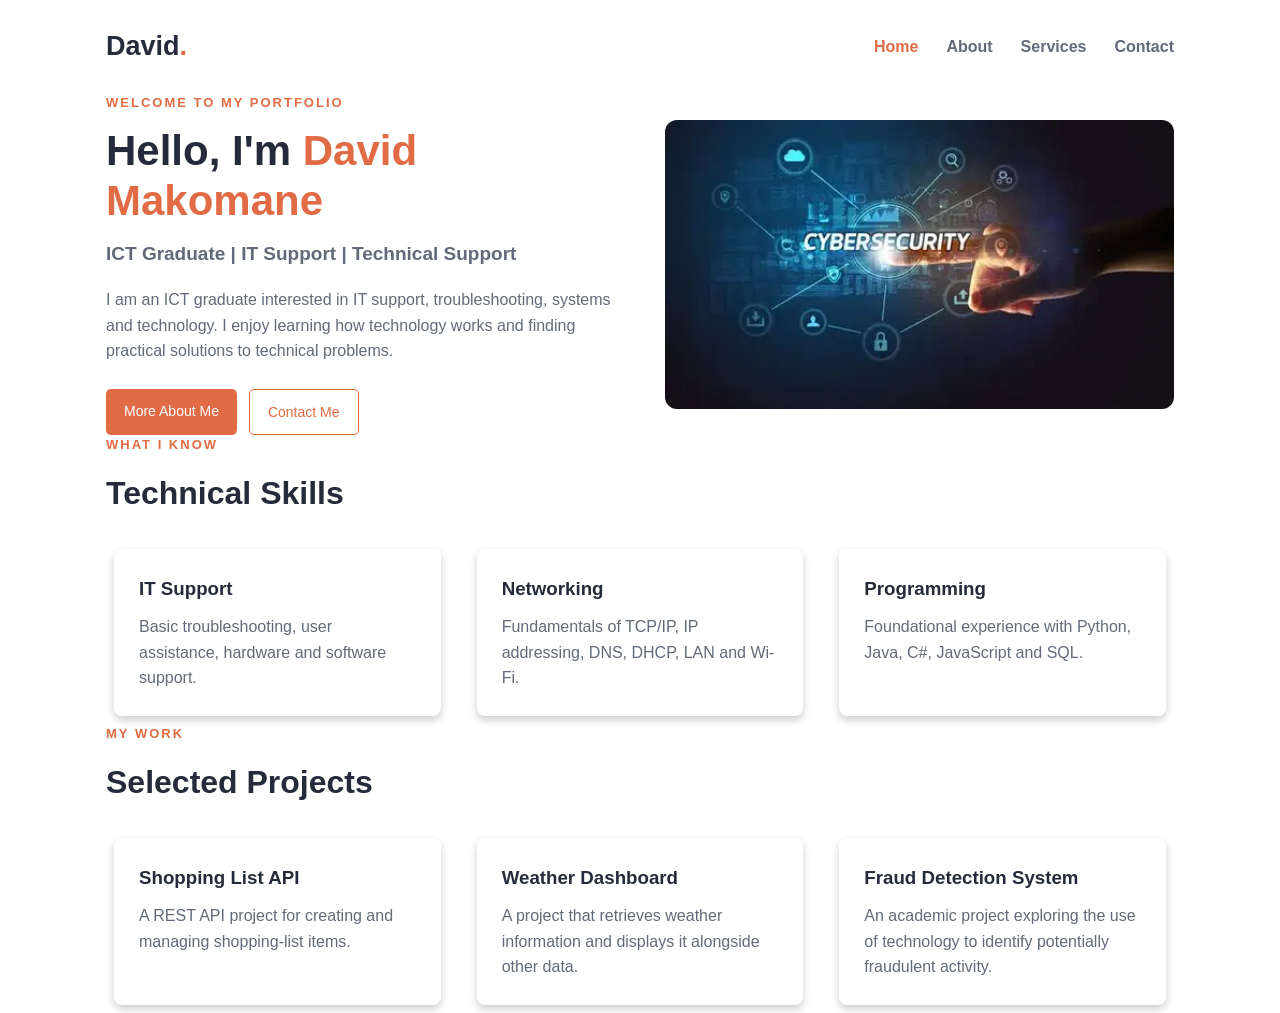
<file: index.html>
<!DOCTYPE html>
<html lang="en">
<head>
  <meta charset="UTF-8">
  <meta name="viewport" content="width=device-width, initial-scale=1.0">
  <title>David Makomane | ICT Portfolio</title>
  <link rel="icon" href="favicon-32x32.png">
  <link rel="stylesheet" href="style.css">
</head>
<body>
  <header class="container">
    <nav class="nav">
      <a class="logo" href="index.html">David<span>.</span></a>
      <ul>
        <li><a class="active" href="index.html">Home</a></li>
        <li><a href="about.html">About</a></li>
        <li><a href="services.html">Services</a></li>
        <li><a href="contact.html">Contact</a></li>
      </ul>
    </nav>
  </header>

  <main>
    <section class="container hero">
      <div class="hero-text">
        <p class="eyebrow">WELCOME TO MY PORTFOLIO</p>
        <h1>Hello, I'm <span>David Makomane</span></h1>
        <h2>ICT Graduate | IT Support | Technical Support</h2>
        <p class="intro">I am an ICT graduate interested in IT support, troubleshooting, systems and technology. I enjoy learning how technology works and finding practical solutions to technical problems.</p>
        <div class="actions">
          <a class="button" href="about.html">More About Me</a>
          <a class="button button-outline" href="contact.html">Contact Me</a>
        </div>
      </div>
      <div class="hero-image">
        <img src="cybersec.webp" >
      </div>
    </section>

    <section class="container section">
      <div class="section-heading">
        <p class="eyebrow">WHAT I KNOW</p>
        <h2>Technical Skills</h2>
      </div>
      <div class="cards">
        <article class="card"><h3>IT Support</h3><p>Basic troubleshooting, user assistance, hardware and software support.</p></article>
        <article class="card"><h3>Networking</h3><p>Fundamentals of TCP/IP, IP addressing, DNS, DHCP, LAN and Wi-Fi.</p></article>
        <article class="card"><h3>Programming</h3><p>Foundational experience with Python, Java, C#, JavaScript and SQL.</p></article>
      </div>
    </section>

    <section class="container section projects">
      <div class="section-heading">
        <p class="eyebrow">MY WORK</p>
        <h2>Selected Projects</h2>
      </div>
      <div class="cards">
        <article class="card"><h3>Shopping List API</h3><p>A REST API project for creating and managing shopping-list items.</p></article>
        <article class="card"><h3>Weather Dashboard</h3><p>A project that retrieves weather information and displays it alongside other data.</p></article>
        <article class="card"><h3>Fraud Detection System</h3><p>An academic project exploring the use of technology to identify potentially fraudulent activity.</p></article>
      </div>
    </section>
  </main>
</body>
</html>
</file>
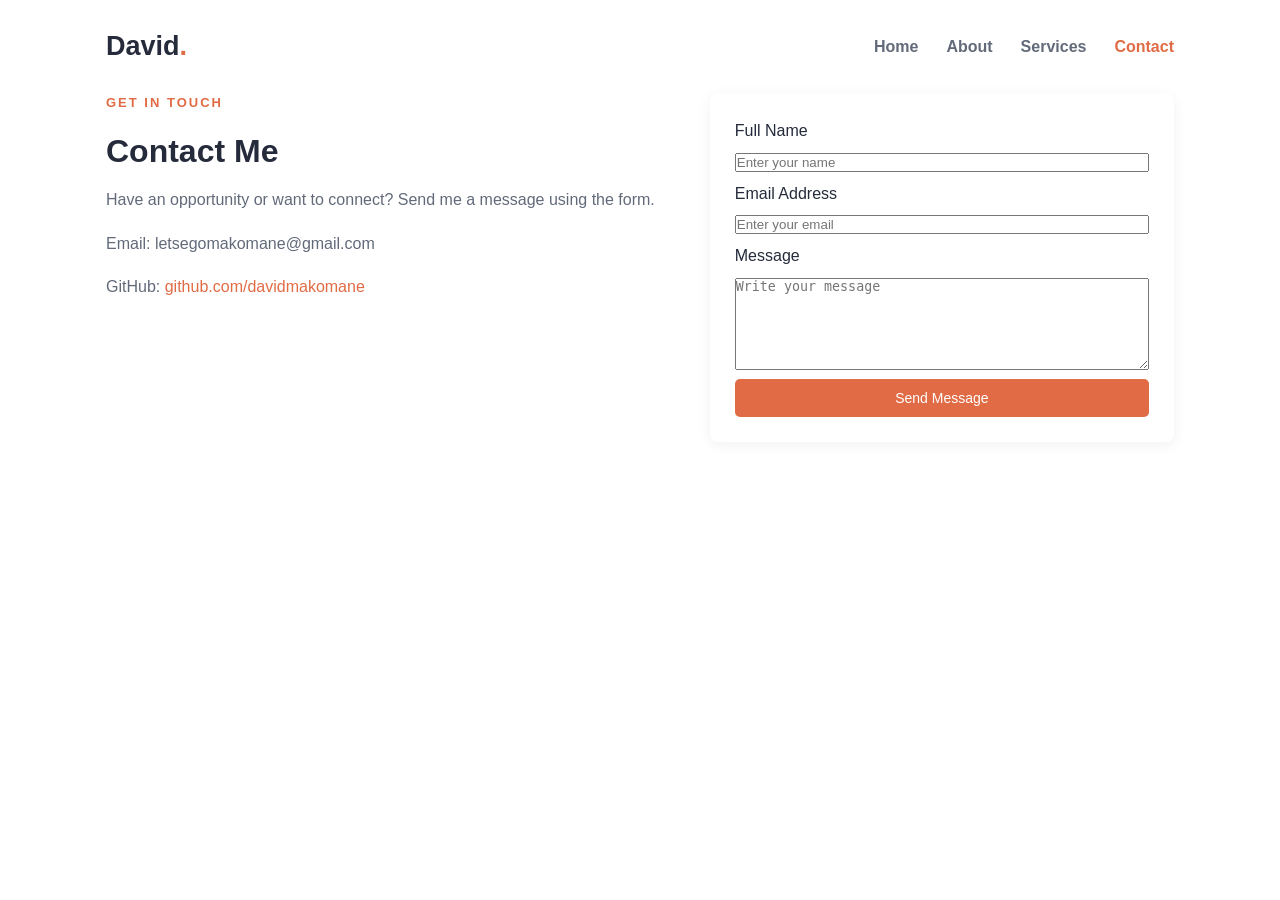
<file: contact.html>
<!DOCTYPE html>
<html lang="en">
<head>
  <meta charset="UTF-8">
  <meta name="viewport" content="width=device-width, initial-scale=1.0">
  <title>Contact | David Makomane</title>
  <link rel="icon" href="favicon-32x32.png">
  <link rel="stylesheet" href="style.css">
</head>
<body>
  <header class="container">
    <nav class="nav">
      <a class="logo" href="index.html">David<span>.</span></a>
      <ul>
        <li><a href="index.html">Home</a></li>
        <li><a href="about.html">About</a></li>
        <li><a href="services.html">Services</a></li>
        <li><a class="active" href="contact.html">Contact</a></li>
      </ul>
    </nav>
  </header>

  <main class="container page-content contact-layout">
     <section>
      <p class="eyebrow">GET IN TOUCH</p>
      <h1>Contact Me</h1>
      <p class="intro">Have an opportunity or want to connect? Send me a message using the form.</p>
      <p class="contact-note">Email: letsegomakomane@gmail.com</p>
      <p class="contact-note">GitHub: <a href="https://github.com/davidmakomane" target="_blank" rel="noopener">github.com/davidmakomane</a></p>
    </section>
    <form class="contact-form" enctype="text/plain">
      <label for="name">Full Name</label>
      <input type="text" id="name" name="name" placeholder="Enter your name" required>
      <label for="email">Email Address</label>
      <input type="email" id="email" name="email" placeholder="Enter your email" required>
      <label for="message">Message</label>
      <textarea id="message" name="message" rows="6" placeholder="Write your message" required></textarea>
      <button class="button" type="submit">Send Message</button>
    </form>
  </main>
</body>
</html>
</file>
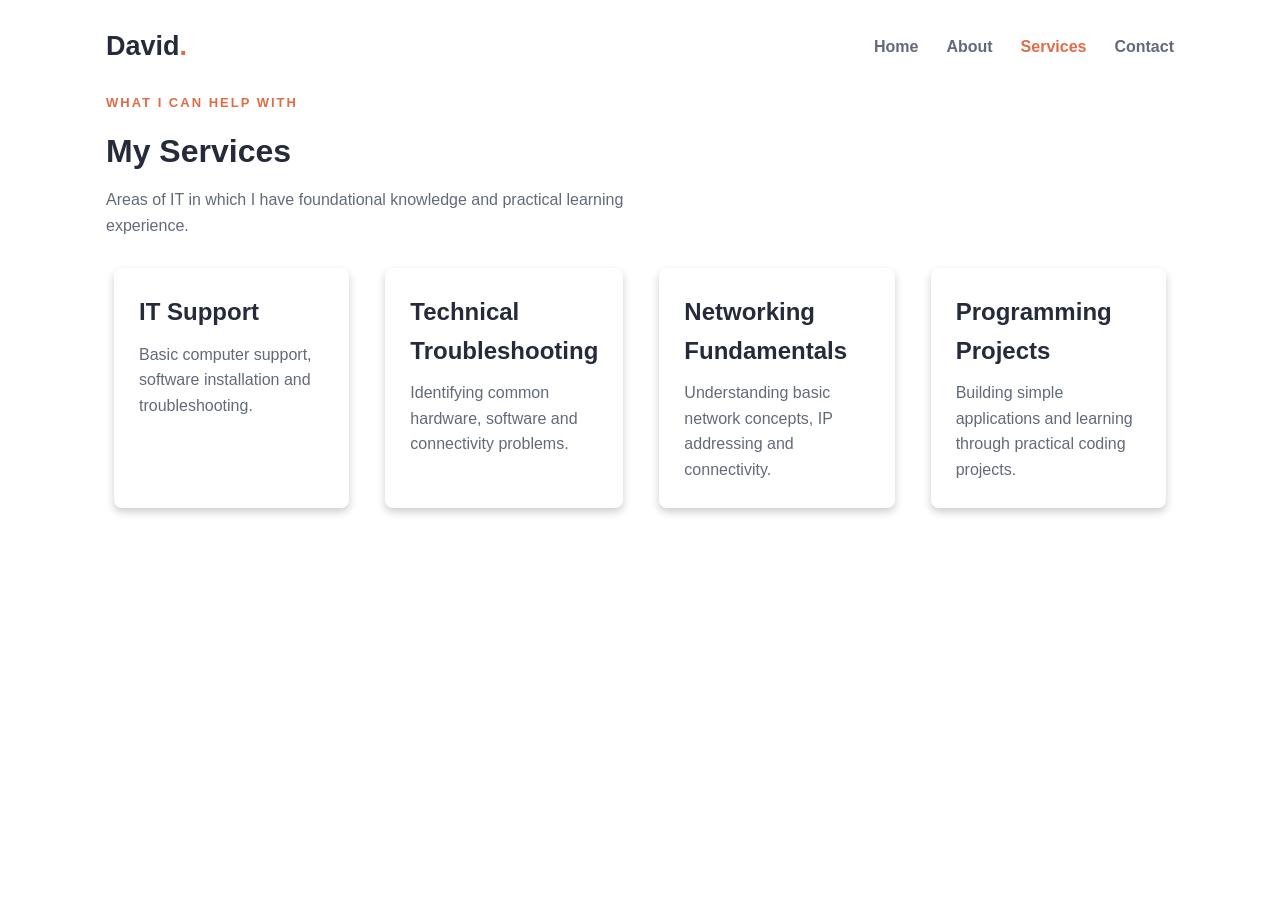
<file: services.html>
<!DOCTYPE html>
<html lang="en">
<head>
  <meta charset="UTF-8">
  <meta name="viewport" content="width=device-width, initial-scale=1.0">
  <title>Services | David Makomane</title>
  <link rel="icon" href="favicon-32x32.png">
  <link rel="stylesheet" href="style.css">
</head>
<body>
  <header class="container">
    <nav class="nav">
      <a class="logo" href="index.html">David<span>.</span></a>
      <ul>
        <li><a href="index.html">Home</a></li>
        <li><a href="about.html">About</a></li>
        <li><a class="active" href="services.html">Services</a></li>
        <li><a href="contact.html">Contact</a></li>
      </ul>
    </nav>
  </header>

  <main class="container page-content">
    <div class="section-heading">
      <p class="eyebrow">WHAT I CAN HELP WITH</p>
      <h1>My Services</h1>
      <p class="intro">Areas of IT in which I have foundational knowledge and practical learning experience.</p>
    </div>
    <div class="cards services-grid">
      <article class="card"><h2>IT Support</h2><p>Basic computer support, software installation and troubleshooting.</p></article>
      <article class="card"><h2>Technical Troubleshooting</h2><p>Identifying common hardware, software and connectivity problems.</p></article>
      <article class="card"><h2>Networking Fundamentals</h2><p>Understanding basic network concepts, IP addressing and connectivity.</p></article>
      <article class="card"><h2>Programming Projects</h2><p>Building simple applications and learning through practical coding projects.</p></article>
    </div>
  </main>
</body>
</html>
</file>
<file: style.css>
* {
  margin: 0;
  padding: 0;
  box-sizing: border-box;
}

body {
  font-family: Arial, Helvetica, sans-serif;
  background-color: #ffffff;
  color: #252b3b;
  line-height: 1.6;
}

a {
  text-decoration: none;
}

.container {
  width: 90%;
  max-width: 1100px;
  margin: 0 auto;
}

.nav {
  display: flex;
  justify-content: space-between;
  align-items: center;
  padding: 25px 0px;
}

.logo {
  color: #252b3b;
  font-size: 27px;
  font-weight: bold;
}

.logo span, .hero-text h1 span {
  color: #e16b45;
}

nav ul {
  display: flex;
  gap: 28px;
  list-style: none;
}

nav a {
  color: #626a7a;
  font-weight: bold;
}

nav a:hover, nav a.active {
  color: #e16b45;
}

.hero {
  display: flex;
  align-items: center;
  gap: 50px;
  padding-top: 55px;
  padding-bottom: 65px;
}

.hero-text {
  flex: 1;
}

.eyebrow {
  color: #e16b45;
  font-size: 13px;
  font-weight: bold;
  letter-spacing: 2px;
  margin-bottom: 12px;
}

.hero h1 {
  font-size: 42px;
  line-height: 1.2;
  margin-bottom: 12px;
}

.hero h2 {
  font-size: 19px;
  color: #626a7a;
  margin-bottom: 18px;
}

.intro {
  color: #626a7a;
  max-width: 600px;
}

.hero-image {
  flex: 1;
}

.hero-image img {
  display: block;
  width: 100%;
  max-height: 310px;
  object-fit: cover;
  border-radius: 12px;
}

.actions {
  display: flex;
  gap: 12px;
  margin-top: 25px;
}

.button {
  display: inline-block;
  border: 0;
  border-radius: 5px;
  padding: 11px 18px;
  background-color: #e16b45;
  color: white;
  font-size: 14px;
  cursor: pointer;
}

.button:hover {
  background-color: #bd5030;
}

.button-outline {
  background-color: transparent;
  color: #e16b45;
  border: 1px solid #e16b45;
}

.button-outline:hover {
  background-color: #fff0eb;
}

.section, .page-content {
  padding-top: 45px;
  padding-bottom: 55px;
}

.section-heading {
  margin-bottom: 22px;
}

.section-heading h1, .section-heading h2, .page-content h1 {
  font-size: 32px;
  margin-bottom: 10px;
}

.cards {
  display: flex;
  gap: 20px;
}

.card {
  flex: 1;
  background-color: white;
  padding: 25px;
  border-radius: 8px;
  box-shadow: 0 3px 14px rgba(30, 40, 60, 0.06);
}

.card h2, .card h3 {
  margin-bottom: 10px;
  color: #252b3b;
}

.card p {
  color: #626a7a;
}

.projects {
  padding-top: 20px;
}

body {
  font-family: Arial, Helvetica, sans-serif;
  margin: 0;
}

html {
  box-sizing: border-box;
}

*, *:before, *:after {
  box-sizing: inherit;
}

.column {
  float: left;
  width: 33.3%;
  margin-bottom: 16px;
  padding: 0 8px;
}

.card {
  box-shadow: 0 4px 8px 0 rgba(0, 0, 0, 0.2);
  margin: 8px;
}

.about-section {
  padding: 50px;
  text-align: center;
  background-color: #474e5d;
  color: white;
}

.container {
  padding: 0 16px;
}

.contact-layout{
display: flex;
gap: 55px;
align-items: flex-start;
}

.contact-layout > .section, .contact-form{
  flex:1;
}

.contact-note{
  margin-top: 18px;
  color: #626a7a;
}

.contact-note a {
  color: #e16b45;
}

.contact-form {
  display: flex;
  flex-direction: column;
  gap: 9px;
  background: white;
  padding: 25px;
  border-radius: 8px;
  box-shadow: 0 3px 14px rgba(30, 40, 60, 0.06);
}
</file>
